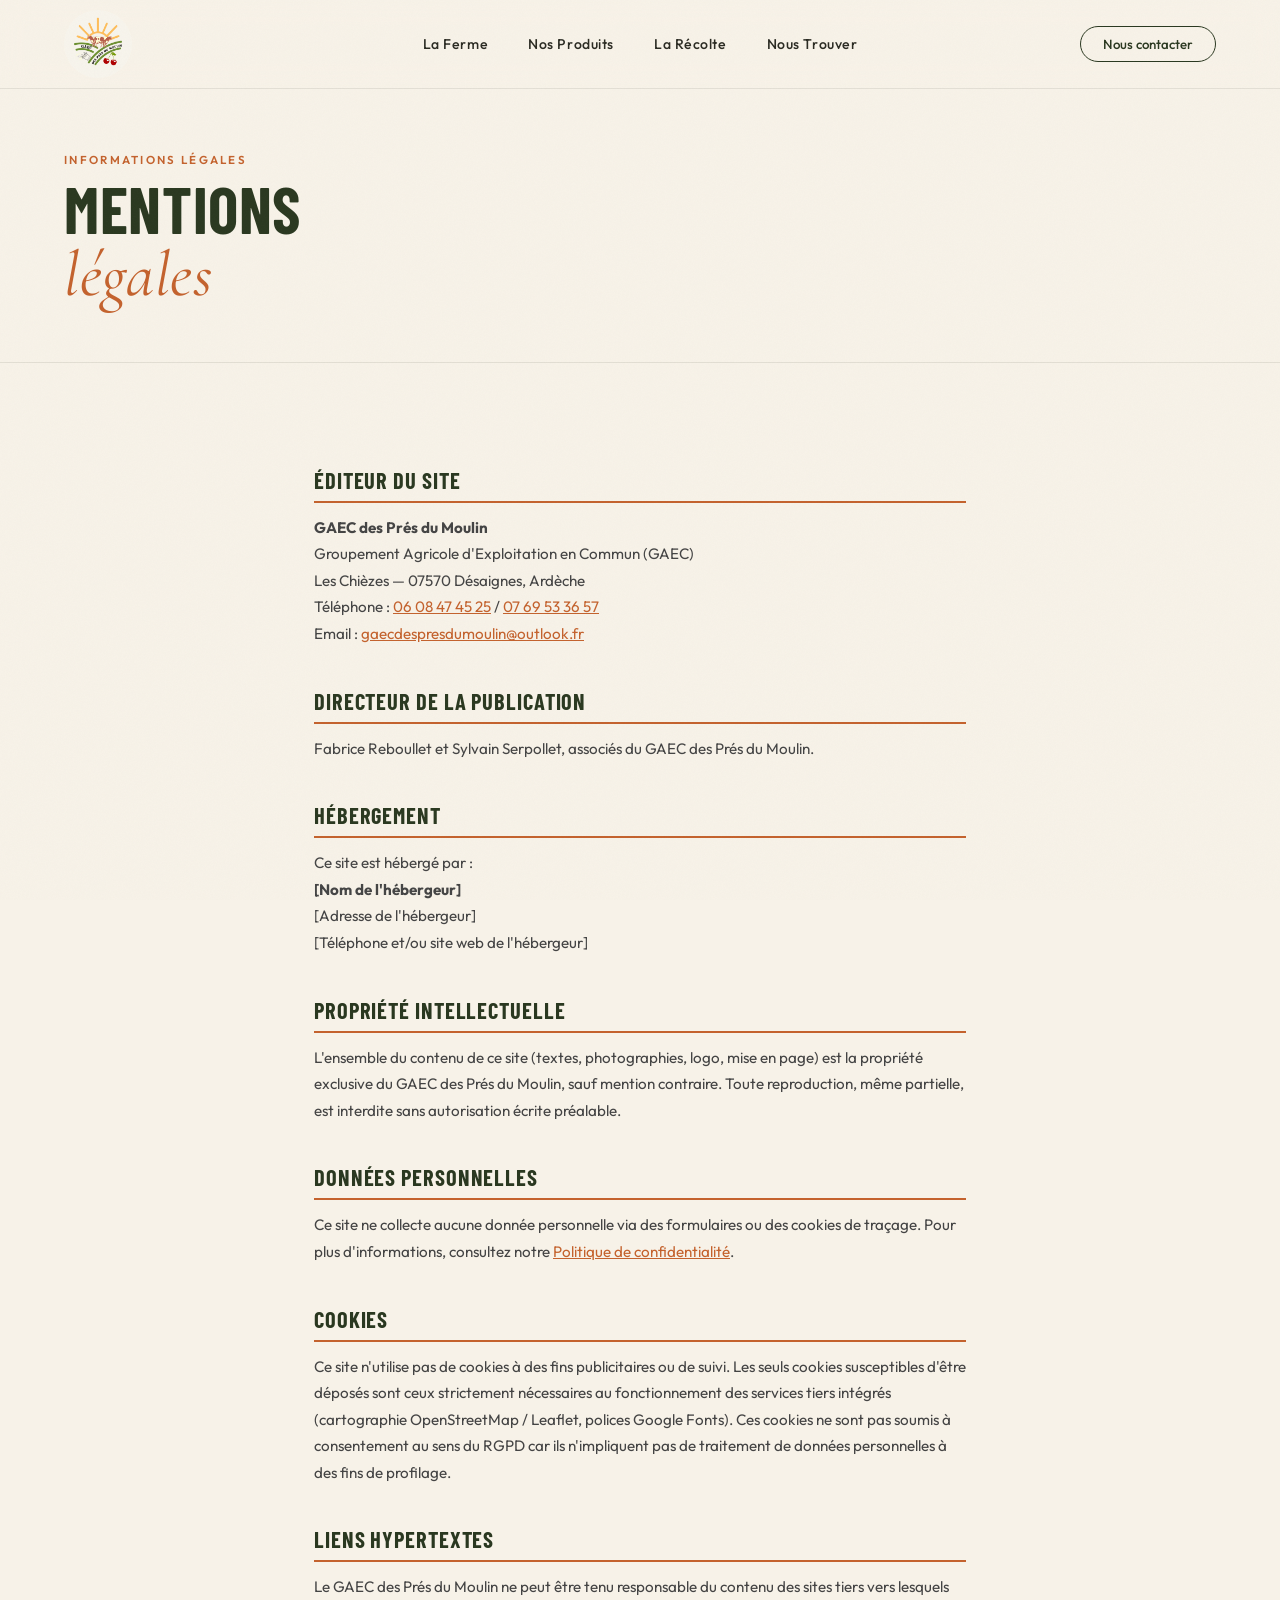
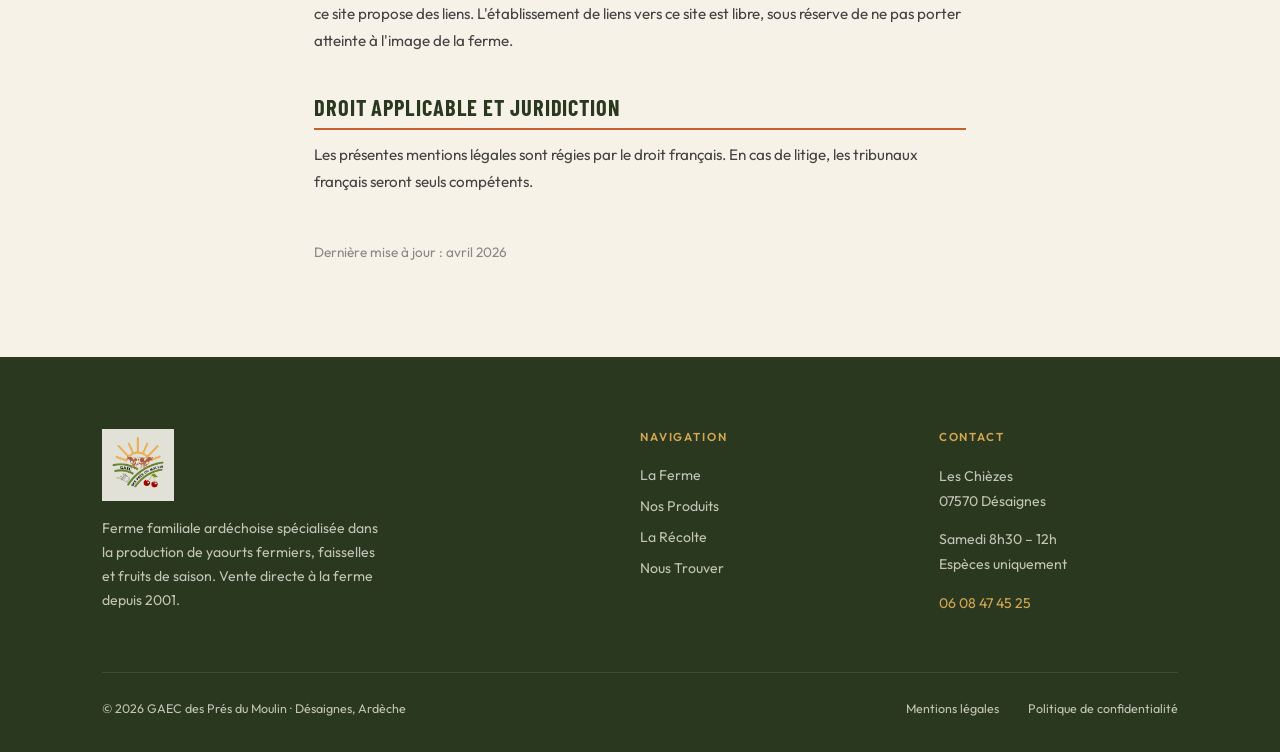
<file: mentions-legales.html>
<!DOCTYPE html>
<html lang="fr">
<head>
  <meta charset="UTF-8">
  <meta name="viewport" content="width=device-width, initial-scale=1.0, viewport-fit=cover">
  <meta name="theme-color" content="#2A3820">
  <meta name="msapplication-TileColor" content="#2A3820">
  <meta name="format-detection" content="telephone=no">
  <title>Mentions légales — GAEC des Prés du Moulin</title>
  <meta name="description" content="Mentions légales du site GAEC des Prés du Moulin, ferme familiale ardéchoise à Désaignes.">
  <meta name="robots" content="noindex, follow">
  <link rel="canonical" href="https://gaecdespresdumoulin.fr/mentions-legales.html">
  <link rel="icon" type="image/png" sizes="32x32" href="images/logo.png">
  <link rel="apple-touch-icon" sizes="180x180" href="images/logo.png">
  <link rel="manifest" href="/manifest.json">

  <!-- ─── SCHEMA.ORG — BreadcrumbList ─────────────────────── -->
  <script type="application/ld+json">
  {
    "@context": "https://schema.org",
    "@type": "BreadcrumbList",
    "itemListElement": [
      {
        "@type": "ListItem",
        "position": 1,
        "name": "Accueil",
        "item": "https://gaecdespresdumoulin.fr/"
      },
      {
        "@type": "ListItem",
        "position": 2,
        "name": "Mentions légales",
        "item": "https://gaecdespresdumoulin.fr/mentions-legales.html"
      }
    ]
  }
  </script>

  <link rel="preconnect" href="https://fonts.googleapis.com">
  <link rel="preconnect" href="https://fonts.gstatic.com" crossorigin>
  <link href="https://fonts.googleapis.com/css2?family=Barlow+Condensed:wght@600;700&family=Cormorant+Garamond:ital,wght@1,400;1,500&family=Outfit:wght@300;400;500&display=swap" rel="stylesheet">

  <link rel="stylesheet" href="css/styles.css">
  <style>
    .legal-hero {
      padding: calc(88px + 4rem) 5vw 3rem;
      background: var(--cream);
      border-bottom: 1px solid rgba(42,56,32,0.1);
    }
    .legal-hero .section-label { display: block; margin-bottom: 0.75rem; }
    .legal-hero h1 { font-family: var(--display); font-size: clamp(2.4rem, 5vw, 4rem); font-weight: 700; line-height: 0.95; color: var(--forest); text-transform: uppercase; letter-spacing: 0.01em; margin: 0 0 0.5rem; }
    .legal-hero h1 em { font-family: var(--serif); font-style: italic; font-weight: 400; color: var(--accent); text-transform: none; }
    .legal-content {
      max-width: 780px;
      margin: 0 auto;
      padding: 4rem 5vw 6rem;
    }
    .legal-content h2 {
      font-family: var(--display);
      font-size: 1.4rem;
      font-weight: 700;
      text-transform: uppercase;
      letter-spacing: 0.04em;
      color: var(--forest);
      margin: 2.5rem 0 0.75rem;
      padding-bottom: 0.5rem;
      border-bottom: 2px solid var(--accent);
    }
    .legal-content p, .legal-content li {
      font-family: var(--sans);
      font-size: 0.95rem;
      line-height: 1.75;
      color: #444;
    }
    .legal-content ul { padding-left: 1.5rem; margin: 0.5rem 0 1rem; }
    .legal-content a { color: var(--accent); text-decoration: underline; }
    .legal-content a:hover { color: var(--forest); }
    .legal-update {
      display: inline-block;
      margin-top: 3rem;
      font-family: var(--sans);
      font-size: 0.85rem;
      color: #888;
    }
    @media (max-width: 768px) {
      .legal-hero { padding-top: calc(64px + 2.5rem); }
    }
  </style>
</head>
<body data-page="inner">

<!-- ═══ NAV ═══════════════════════════════════════════════════ -->
<header role="banner">
  <nav id="nav" aria-label="Navigation principale">
    <a href="index.html" class="nav-logo" aria-label="Retour à l'accueil">
      <img src="images/logo.png" alt="Logo GAEC des Prés du Moulin" class="nav-logo-img" width="56" height="56">
    </a>
    <ul class="nav-links" role="list">
      <li><a href="index.html#histoire">La Ferme</a></li>
      <li><a href="index.html#produits">Nos Produits</a></li>
      <li><a href="index.html#galerie">La Récolte</a></li>
      <li><a href="index.html#trouver">Nous Trouver</a></li>
    </ul>
    <div class="nav-right">
      <a href="index.html#trouver" class="nav-cta">Nous contacter</a>
      <button class="burger" id="burger" aria-label="Ouvrir le menu" aria-expanded="false" aria-controls="mobile-menu">
        <span></span><span></span><span></span>
      </button>
    </div>
  </nav>
</header>

<div class="mobile-menu" id="mobile-menu" role="dialog" aria-modal="true" aria-label="Menu mobile">
  <ul role="list">
    <li><a href="index.html#histoire" class="mobile-link">La Ferme</a></li>
    <li><a href="index.html#produits" class="mobile-link">Nos Produits</a></li>
    <li><a href="index.html#galerie" class="mobile-link">La Récolte</a></li>
    <li><a href="index.html#trouver" class="mobile-link">Nous Trouver</a></li>
    <li><a href="index.html#trouver" class="mobile-link mobile-link-cta">Nous contacter</a></li>
  </ul>
</div>

<!-- ═══ CONTENU ════════════════════════════════════════════════ -->
<main id="main-content">
  <div class="legal-hero">
    <span class="section-label">Informations légales</span>
    <h1>Mentions<br><em>légales</em></h1>
  </div>

  <div class="legal-content">

    <h2>Éditeur du site</h2>
    <p>
      <strong>GAEC des Prés du Moulin</strong><br>
      Groupement Agricole d'Exploitation en Commun (GAEC)<br>
      Les Chièzes — 07570 Désaignes, Ardèche<br>
      Téléphone : <a href="tel:+33608474525">06 08 47 45 25</a> / <a href="tel:+33769533657">07 69 53 36 57</a><br>
      Email : <a href="mailto:gaecdespresdumoulin@outlook.fr">gaecdespresdumoulin@outlook.fr</a>
    </p>

    <h2>Directeur de la publication</h2>
    <p>
      Fabrice Reboullet et Sylvain Serpollet, associés du GAEC des Prés du Moulin.
    </p>

    <h2>Hébergement</h2>
    <p>
      Ce site est hébergé par :<br>
      <strong>[Nom de l'hébergeur]</strong><br>
      [Adresse de l'hébergeur]<br>
      [Téléphone et/ou site web de l'hébergeur]
    </p>

    <h2>Propriété intellectuelle</h2>
    <p>
      L'ensemble du contenu de ce site (textes, photographies, logo, mise en page) est la propriété exclusive du GAEC des Prés du Moulin, sauf mention contraire. Toute reproduction, même partielle, est interdite sans autorisation écrite préalable.
    </p>

    <h2>Données personnelles</h2>
    <p>
      Ce site ne collecte aucune donnée personnelle via des formulaires ou des cookies de traçage. Pour plus d'informations, consultez notre <a href="politique-confidentialite.html">Politique de confidentialité</a>.
    </p>

    <h2>Cookies</h2>
    <p>
      Ce site n'utilise pas de cookies à des fins publicitaires ou de suivi. Les seuls cookies susceptibles d'être déposés sont ceux strictement nécessaires au fonctionnement des services tiers intégrés (cartographie OpenStreetMap / Leaflet, polices Google Fonts). Ces cookies ne sont pas soumis à consentement au sens du RGPD car ils n'impliquent pas de traitement de données personnelles à des fins de profilage.
    </p>

    <h2>Liens hypertextes</h2>
    <p>
      Le GAEC des Prés du Moulin ne peut être tenu responsable du contenu des sites tiers vers lesquels ce site propose des liens. L'établissement de liens vers ce site est libre, sous réserve de ne pas porter atteinte à l'image de la ferme.
    </p>

    <h2>Droit applicable et juridiction</h2>
    <p>
      Les présentes mentions légales sont régies par le droit français. En cas de litige, les tribunaux français seront seuls compétents.
    </p>

    <span class="legal-update">Dernière mise à jour : avril 2026</span>
  </div>
</main>

<!-- ═══ FOOTER ════════════════════════════════════════════════ -->
<footer role="contentinfo">
  <div class="footer-grid">
    <div class="footer-brand">
      <img src="images/logo.png" alt="Logo GAEC des Prés du Moulin" style="height:72px;width:auto;opacity:0.9;margin-bottom:1rem" width="72" height="72" loading="lazy">
      <p>Ferme familiale ardéchoise spécialisée dans la production de yaourts fermiers, faisselles et fruits de saison. Vente directe à la ferme depuis 2001.</p>
    </div>
    <div class="footer-col">
      <h4>Navigation</h4>
      <ul role="list">
        <li><a href="index.html#histoire">La Ferme</a></li>
        <li><a href="index.html#produits">Nos Produits</a></li>
        <li><a href="index.html#galerie">La Récolte</a></li>
        <li><a href="index.html#trouver">Nous Trouver</a></li>
      </ul>
    </div>
    <div class="footer-col">
      <h4>Contact</h4>
      <p>Les Chièzes<br>07570 Désaignes</p>
      <p style="margin-top:0.8rem">Samedi 8h30 – 12h<br>Espèces uniquement</p>
      <p style="margin-top:0.8rem"><a href="tel:+33608474525" class="footer-phone">06 08 47 45 25</a></p>
    </div>
  </div>
  <div class="footer-bottom">
    <span>© <time datetime="2026">2026</time> GAEC des Prés du Moulin · Désaignes, Ardèche</span>
    <div class="footer-legal">
      <a href="mentions-legales.html">Mentions légales</a>
      <a href="politique-confidentialite.html">Politique de confidentialité</a>
    </div>
  </div>
</footer>

<script src="js/main.js" defer></script>
</body>
</html>
</file>
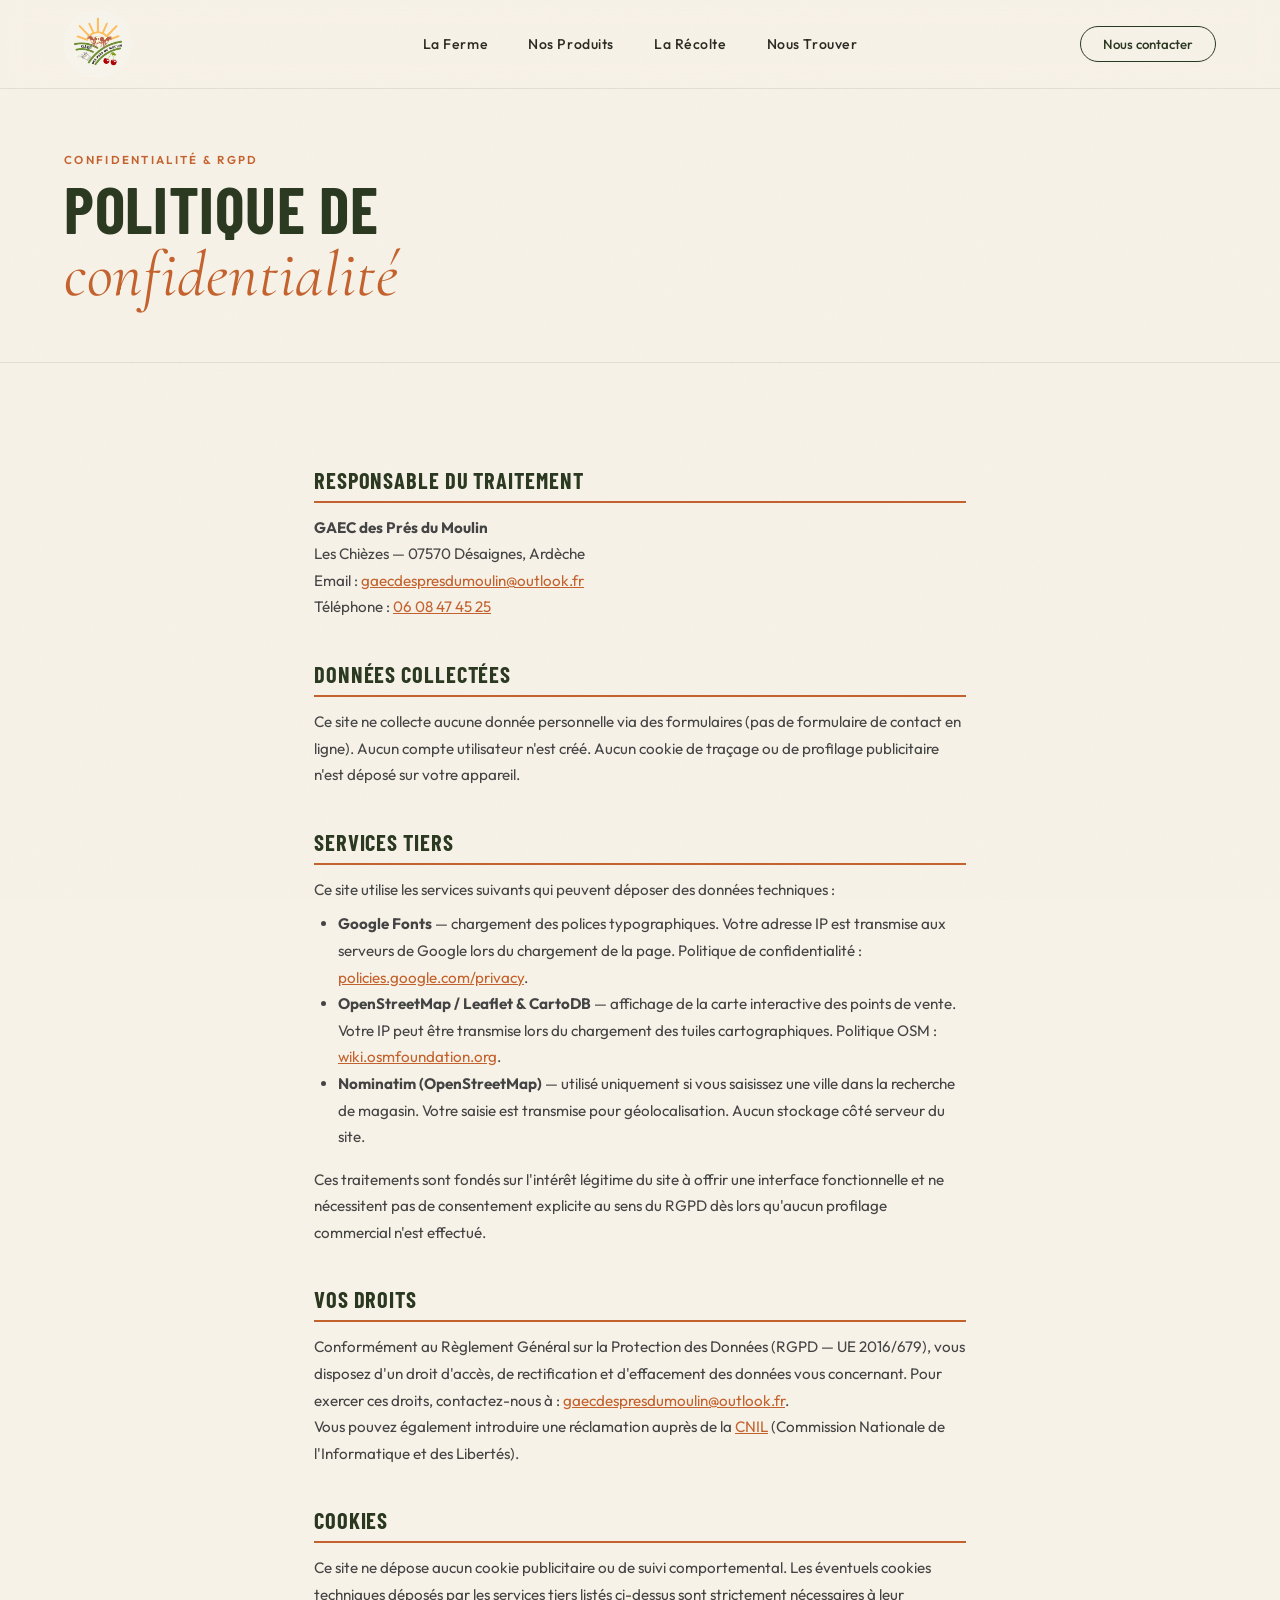
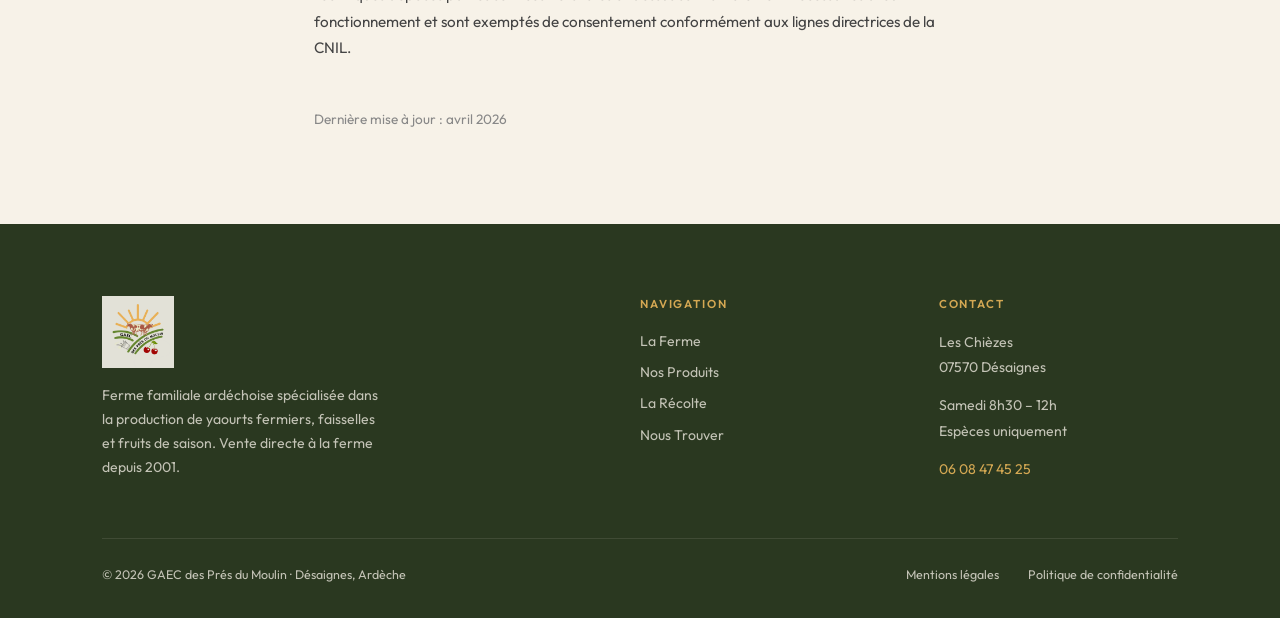
<file: politique-confidentialite.html>
<!DOCTYPE html>
<html lang="fr">
<head>
  <meta charset="UTF-8">
  <meta name="viewport" content="width=device-width, initial-scale=1.0, viewport-fit=cover">
  <meta name="theme-color" content="#2A3820">
  <meta name="msapplication-TileColor" content="#2A3820">
  <meta name="format-detection" content="telephone=no">
  <title>Politique de confidentialité — GAEC des Prés du Moulin</title>
  <meta name="description" content="Politique de confidentialité et traitement des données personnelles du site GAEC des Prés du Moulin, ferme à Désaignes (Ardèche).">
  <meta name="robots" content="noindex, follow">
  <link rel="canonical" href="https://gaecdespresdumoulin.fr/politique-confidentialite.html">
  <link rel="icon" type="image/png" sizes="32x32" href="images/logo.png">
  <link rel="apple-touch-icon" sizes="180x180" href="images/logo.png">
  <link rel="manifest" href="/manifest.json">

  <!-- ─── SCHEMA.ORG — BreadcrumbList ─────────────────────── -->
  <script type="application/ld+json">
  {
    "@context": "https://schema.org",
    "@type": "BreadcrumbList",
    "itemListElement": [
      {
        "@type": "ListItem",
        "position": 1,
        "name": "Accueil",
        "item": "https://gaecdespresdumoulin.fr/"
      },
      {
        "@type": "ListItem",
        "position": 2,
        "name": "Politique de confidentialité",
        "item": "https://gaecdespresdumoulin.fr/politique-confidentialite.html"
      }
    ]
  }
  </script>

  <link rel="preconnect" href="https://fonts.googleapis.com">
  <link rel="preconnect" href="https://fonts.gstatic.com" crossorigin>
  <link href="https://fonts.googleapis.com/css2?family=Barlow+Condensed:wght@600;700&family=Cormorant+Garamond:ital,wght@1,400;1,500&family=Outfit:wght@300;400;500&display=swap" rel="stylesheet">

  <link rel="stylesheet" href="css/styles.css">
  <style>
    .legal-hero {
      padding: calc(88px + 4rem) 5vw 3rem;
      background: var(--cream);
      border-bottom: 1px solid rgba(42,56,32,0.1);
    }
    .legal-hero .section-label { display: block; margin-bottom: 0.75rem; }
    .legal-hero h1 { font-family: var(--display); font-size: clamp(2.4rem, 5vw, 4rem); font-weight: 700; line-height: 0.95; color: var(--forest); text-transform: uppercase; letter-spacing: 0.01em; margin: 0 0 0.5rem; }
    .legal-hero h1 em { font-family: var(--serif); font-style: italic; font-weight: 400; color: var(--accent); text-transform: none; }
    .legal-content {
      max-width: 780px;
      margin: 0 auto;
      padding: 4rem 5vw 6rem;
    }
    .legal-content h2 {
      font-family: var(--display);
      font-size: 1.4rem;
      font-weight: 700;
      text-transform: uppercase;
      letter-spacing: 0.04em;
      color: var(--forest);
      margin: 2.5rem 0 0.75rem;
      padding-bottom: 0.5rem;
      border-bottom: 2px solid var(--accent);
    }
    .legal-content p, .legal-content li {
      font-family: var(--sans);
      font-size: 0.95rem;
      line-height: 1.75;
      color: #444;
    }
    .legal-content ul { padding-left: 1.5rem; margin: 0.5rem 0 1rem; }
    .legal-content a { color: var(--accent); text-decoration: underline; }
    .legal-content a:hover { color: var(--forest); }
    .legal-update {
      display: inline-block;
      margin-top: 3rem;
      font-family: var(--sans);
      font-size: 0.85rem;
      color: #888;
    }
    @media (max-width: 768px) {
      .legal-hero { padding-top: calc(64px + 2.5rem); }
    }
  </style>
</head>
<body data-page="inner">

<!-- ═══ NAV ═══════════════════════════════════════════════════ -->
<header role="banner">
  <nav id="nav" aria-label="Navigation principale">
    <a href="index.html" class="nav-logo" aria-label="Retour à l'accueil">
      <img src="images/logo.png" alt="Logo GAEC des Prés du Moulin" class="nav-logo-img" width="56" height="56">
    </a>
    <ul class="nav-links" role="list">
      <li><a href="index.html#histoire">La Ferme</a></li>
      <li><a href="index.html#produits">Nos Produits</a></li>
      <li><a href="index.html#galerie">La Récolte</a></li>
      <li><a href="index.html#trouver">Nous Trouver</a></li>
    </ul>
    <div class="nav-right">
      <a href="index.html#trouver" class="nav-cta">Nous contacter</a>
      <button class="burger" id="burger" aria-label="Ouvrir le menu" aria-expanded="false" aria-controls="mobile-menu">
        <span></span><span></span><span></span>
      </button>
    </div>
  </nav>
</header>

<div class="mobile-menu" id="mobile-menu" role="dialog" aria-modal="true" aria-label="Menu mobile">
  <ul role="list">
    <li><a href="index.html#histoire" class="mobile-link">La Ferme</a></li>
    <li><a href="index.html#produits" class="mobile-link">Nos Produits</a></li>
    <li><a href="index.html#galerie" class="mobile-link">La Récolte</a></li>
    <li><a href="index.html#trouver" class="mobile-link">Nous Trouver</a></li>
    <li><a href="index.html#trouver" class="mobile-link mobile-link-cta">Nous contacter</a></li>
  </ul>
</div>

<!-- ═══ CONTENU ════════════════════════════════════════════════ -->
<main id="main-content">
  <div class="legal-hero">
    <span class="section-label">Confidentialité &amp; RGPD</span>
    <h1>Politique de<br><em>confidentialité</em></h1>
  </div>

  <div class="legal-content">

    <h2>Responsable du traitement</h2>
    <p>
      <strong>GAEC des Prés du Moulin</strong><br>
      Les Chièzes — 07570 Désaignes, Ardèche<br>
      Email : <a href="mailto:gaecdespresdumoulin@outlook.fr">gaecdespresdumoulin@outlook.fr</a><br>
      Téléphone : <a href="tel:+33608474525">06 08 47 45 25</a>
    </p>

    <h2>Données collectées</h2>
    <p>
      Ce site ne collecte aucune donnée personnelle via des formulaires (pas de formulaire de contact en ligne). Aucun compte utilisateur n'est créé. Aucun cookie de traçage ou de profilage publicitaire n'est déposé sur votre appareil.
    </p>

    <h2>Services tiers</h2>
    <p>Ce site utilise les services suivants qui peuvent déposer des données techniques :</p>
    <ul>
      <li><strong>Google Fonts</strong> — chargement des polices typographiques. Votre adresse IP est transmise aux serveurs de Google lors du chargement de la page. Politique de confidentialité : <a href="https://policies.google.com/privacy" target="_blank" rel="noopener noreferrer">policies.google.com/privacy</a>.</li>
      <li><strong>OpenStreetMap / Leaflet &amp; CartoDB</strong> — affichage de la carte interactive des points de vente. Votre IP peut être transmise lors du chargement des tuiles cartographiques. Politique OSM : <a href="https://wiki.osmfoundation.org/wiki/Privacy_Policy" target="_blank" rel="noopener noreferrer">wiki.osmfoundation.org</a>.</li>
      <li><strong>Nominatim (OpenStreetMap)</strong> — utilisé uniquement si vous saisissez une ville dans la recherche de magasin. Votre saisie est transmise pour géolocalisation. Aucun stockage côté serveur du site.</li>
    </ul>
    <p>Ces traitements sont fondés sur l'intérêt légitime du site à offrir une interface fonctionnelle et ne nécessitent pas de consentement explicite au sens du RGPD dès lors qu'aucun profilage commercial n'est effectué.</p>

    <h2>Vos droits</h2>
    <p>
      Conformément au Règlement Général sur la Protection des Données (RGPD — UE 2016/679), vous disposez d'un droit d'accès, de rectification et d'effacement des données vous concernant. Pour exercer ces droits, contactez-nous à : <a href="mailto:gaecdespresdumoulin@outlook.fr">gaecdespresdumoulin@outlook.fr</a>.
    </p>
    <p>
      Vous pouvez également introduire une réclamation auprès de la <a href="https://www.cnil.fr" target="_blank" rel="noopener noreferrer">CNIL</a> (Commission Nationale de l'Informatique et des Libertés).
    </p>

    <h2>Cookies</h2>
    <p>
      Ce site ne dépose aucun cookie publicitaire ou de suivi comportemental. Les éventuels cookies techniques déposés par les services tiers listés ci-dessus sont strictement nécessaires à leur fonctionnement et sont exemptés de consentement conformément aux lignes directrices de la CNIL.
    </p>

    <span class="legal-update">Dernière mise à jour : avril 2026</span>
  </div>
</main>

<!-- ═══ FOOTER ════════════════════════════════════════════════ -->
<footer role="contentinfo">
  <div class="footer-grid">
    <div class="footer-brand">
      <img src="images/logo.png" alt="Logo GAEC des Prés du Moulin" style="height:72px;width:auto;opacity:0.9;margin-bottom:1rem" width="72" height="72" loading="lazy">
      <p>Ferme familiale ardéchoise spécialisée dans la production de yaourts fermiers, faisselles et fruits de saison. Vente directe à la ferme depuis 2001.</p>
    </div>
    <div class="footer-col">
      <h4>Navigation</h4>
      <ul role="list">
        <li><a href="index.html#histoire">La Ferme</a></li>
        <li><a href="index.html#produits">Nos Produits</a></li>
        <li><a href="index.html#galerie">La Récolte</a></li>
        <li><a href="index.html#trouver">Nous Trouver</a></li>
      </ul>
    </div>
    <div class="footer-col">
      <h4>Contact</h4>
      <p>Les Chièzes<br>07570 Désaignes</p>
      <p style="margin-top:0.8rem">Samedi 8h30 – 12h<br>Espèces uniquement</p>
      <p style="margin-top:0.8rem"><a href="tel:+33608474525" class="footer-phone">06 08 47 45 25</a></p>
    </div>
  </div>
  <div class="footer-bottom">
    <span>© <time datetime="2026">2026</time> GAEC des Prés du Moulin · Désaignes, Ardèche</span>
    <div class="footer-legal">
      <a href="mentions-legales.html">Mentions légales</a>
      <a href="politique-confidentialite.html">Politique de confidentialité</a>
    </div>
  </div>
</footer>

<script src="js/main.js" defer></script>
</body>
</html>
</file>
<file: css/styles.css>
/* ─── TOKENS ──────────────────────────────────────────────── */
:root {
  --cream:    #F7F2E8;
  --cream2:   #EDE7D6;
  --forest:   #2A3820;
  --sage:     #7A8C6A;
  --sage-lt:  #E8EDDF;
  --accent:   #C4622D;
  --ocre:     #D4A853;
  --text:     #2A2A22;
  --text-lt:  #6B6B58;
  --radius:   18px;
  --serif:    'Cormorant Garamond', Georgia, serif;
  --sans:     'Outfit', sans-serif;
  --display:  'Barlow Condensed', sans-serif;
}

/* ─── RESET ───────────────────────────────────────────────── */
*, *::before, *::after { box-sizing: border-box; margin: 0; padding: 0; }
html { scroll-behavior: smooth; font-size: 16px; }
body {
  font-family: var(--sans);
  background: var(--cream);
  color: var(--text);
  overflow-x: hidden;
}
img { display: block; max-width: 100%; }
a { text-decoration: none; color: inherit; }

/* Grain texture */
body::before {
  content: '';
  position: fixed; inset: 0;
  background-image: url("data:image/svg+xml,%3Csvg xmlns='http://www.w3.org/2000/svg' width='300' height='300'%3E%3Cfilter id='n'%3E%3CfeTurbulence type='fractalNoise' baseFrequency='0.75' numOctaves='4' stitchTiles='stitch'/%3E%3C/filter%3E%3Crect width='300' height='300' filter='url(%23n)' opacity='0.04'/%3E%3C/svg%3E");
  pointer-events: none; z-index: 9999;
  opacity: 0.6;
}

/* ─── SKIP NAV ────────────────────────────────────────────── */
.skip-nav {
  position: absolute; top: -100%; left: 1rem;
  background: var(--forest); color: var(--cream);
  padding: 0.6rem 1.2rem; border-radius: 0 0 8px 8px;
  font-size: 0.85rem; font-weight: 500; z-index: 10000;
  transition: top 0.2s;
}
.skip-nav:focus { top: 0; }

/* ─── NAV ─────────────────────────────────────────────────── */
#nav {
  position: fixed; top: 0; left: 0; right: 0; z-index: 1000;
  display: grid;
  grid-template-columns: 1fr auto 1fr;
  align-items: center;
  padding: 0 5vw;
  height: 88px;
  transition: background 0.4s ease, box-shadow 0.4s ease;
}
#nav.scrolled {
  background: rgba(247, 242, 232, 0.88);
  backdrop-filter: blur(14px);
  -webkit-backdrop-filter: blur(14px);
  box-shadow: 0 1px 0 rgba(0,0,0,0.08);
}
.nav-logo { justify-self: start; display: flex; align-items: center; }
.nav-logo-img { height: 68px; width: 68px; object-fit: cover; border-radius: 50%; transition: opacity 0.4s; }
#nav.scrolled .nav-logo-img { opacity: 1; }
.nav-links {
  display: flex; gap: 2.5rem; list-style: none;
  font-size: 0.88rem; font-weight: 500; letter-spacing: 0.04em;
}
.nav-links a {
  color: rgba(247,242,232,0.9);
  transition: color 0.3s;
  position: relative; padding-bottom: 4px;
}
#nav.scrolled .nav-links a { color: var(--text); }
/* Soulignement : entre de gauche à droite, repart vers la droite */
.nav-links a::after {
  content: ''; position: absolute; bottom: 0; left: 0;
  width: 100%; height: 1.5px; background: var(--ocre);
  transform: scaleX(0);
  transform-origin: right center;
  transition: transform 0.35s cubic-bezier(0.4, 0, 0.2, 1);
}
.nav-links a:hover::after {
  transform: scaleX(1);
  transform-origin: left center;
}
.nav-right {
  justify-self: end; display: flex; align-items: center; gap: 1rem;
}
.nav-cta {
  font-size: 0.83rem; font-weight: 500;
  padding: 9px 22px; border-radius: 999px;
  border: 1.5px solid rgba(247,242,232,0.6);
  color: var(--cream);
  transition: all 0.3s;
  white-space: nowrap;
}
#nav.scrolled .nav-cta {
  border-color: var(--forest);
  color: var(--forest);
}
.nav-cta:hover {
  background: var(--accent) !important;
  border-color: var(--accent) !important;
  color: #fff !important;
}

/* ─── BURGER & MENU MOBILE ────────────────────────────────── */
.burger {
  display: none; background: none; border: none;
  cursor: pointer; padding: 6px;
  flex-direction: column; gap: 5px; align-items: center;
}
.burger span {
  display: block; width: 22px; height: 1.5px;
  background: var(--cream); transition: all 0.3s;
}
#nav.scrolled .burger span { background: var(--forest); }
.burger.open span:nth-child(1) { transform: rotate(45deg) translate(4px, 4.5px); }
.burger.open span:nth-child(2) { opacity: 0; transform: scaleX(0); }
.burger.open span:nth-child(3) { transform: rotate(-45deg) translate(4px, -4.5px); }

.mobile-menu {
  display: none; position: fixed; inset: 0; z-index: 999;
  background: var(--forest); flex-direction: column;
  align-items: center; justify-content: center; gap: 2.5rem;
}
.mobile-menu.open { display: flex; }
.mobile-menu a {
  font-family: var(--display); font-size: 2rem; font-weight: 700;
  color: var(--cream); letter-spacing: 0.04em; transition: color 0.2s;
}
.mobile-menu a:hover { color: var(--ocre); }

/* ─── HERO ────────────────────────────────────────────────── */
#hero {
  position: relative; height: 100vh; min-height: 600px;
  display: flex; align-items: flex-end;
  padding: 0 8vw 10vh;
  overflow: hidden;
}
.hero-bg {
  position: absolute; inset: 0;
  transform-origin: center; will-change: transform;
  transform: translateY(0) scale(1.1);
  background: url('../images/ferme-drone_comp.webp') center/cover no-repeat;
}
.hero-video {
  position: absolute; inset: 0;
  width: 100%; height: 100%;
  object-fit: cover; object-position: center;
}
.hero-overlay {
  position: absolute; inset: 0;
  background: linear-gradient(to top, rgba(0, 0, 0, 0.9) 0%, rgba(24, 24, 24, 0.5) 55%, transparent 100%);
}
.hero-overlay::before {
  content: '';
  position: absolute; top: 0; left: 0; right: 0;
  height: 220px;
  background: linear-gradient(to bottom, rgba(0,0,0,0.42) 0%, transparent 100%);
  backdrop-filter: blur(4px);
  -webkit-backdrop-filter: blur(4px);
  mask-image: linear-gradient(to bottom, black 35%, transparent 100%);
  -webkit-mask-image: linear-gradient(to bottom, black 35%, transparent 100%);
  pointer-events: none;
}
.hero-content {
  position: relative; z-index: 2; max-width: 720px;
}
.hero-eyebrow {
  font-size: 0.78rem; font-weight: 500; letter-spacing: 0.18em;
  text-transform: uppercase; color: var(--ocre);
  margin-bottom: 1.2rem; opacity: 0;
  animation: fadeUp 0.8s 0.3s forwards;
}
.hero-title {
  font-family: var(--display); font-size: clamp(3.2rem, 7vw, 6rem);
  font-weight: 700; line-height: 0.95; color: var(--cream);
  margin-bottom: 1.4rem; opacity: 0;
  animation: fadeUp 0.9s 0.5s forwards;
}
.hero-title em { font-family: var(--serif); font-style: italic; font-weight: 400; color: var(--ocre); }
.hero-subtitle {
  font-size: clamp(1rem, 1.5vw, 1.15rem); font-weight: 300;
  color: rgba(247,242,232,0.82); line-height: 1.65;
  max-width: 480px; margin-bottom: 2.5rem;
  opacity: 0; animation: fadeUp 0.9s 0.7s forwards;
}
.hero-actions { display: flex; gap: 1rem; flex-wrap: wrap; opacity: 0; animation: fadeUp 0.9s 0.9s forwards; }
.btn-primary {
  padding: 14px 34px; border-radius: 999px;
  background: var(--accent); color: #fff;
  font-size: 0.9rem; font-weight: 500;
  transition: all 0.3s; border: 2px solid var(--accent);
}
.btn-primary:hover { background: transparent; color: var(--accent); }
.btn-ghost {
  padding: 14px 34px; border-radius: 999px;
  border: 1.5px solid rgba(247,242,232,0.5); color: var(--cream);
  font-size: 0.9rem; font-weight: 400;
  transition: all 0.3s;
}
.btn-ghost:hover { background: rgba(247,242,232,0.1); border-color: var(--cream); }

.hero-scroll {
  position: absolute; bottom: 2.5rem; right: 8vw; z-index: 2;
  display: flex; flex-direction: column; align-items: center; gap: 0.5rem;
  opacity: 0; animation: fadeIn 1s 1.4s forwards;
}
.hero-mute {
  position: absolute; bottom: 2.5rem; left: 50%; transform: translateX(-50%); z-index: 2;
  background: rgba(255,255,255,0.1);
  border: 1px solid rgba(247,242,232,0.25);
  backdrop-filter: blur(8px);
  -webkit-backdrop-filter: blur(8px);
  border-radius: 50%;
  width: 44px; height: 44px;
  display: flex; align-items: center; justify-content: center;
  cursor: pointer;
  color: rgba(247,242,232,0.7);
  transition: background 0.3s, color 0.3s, border-color 0.3s;
  opacity: 0; animation: fadeIn 1s 1.4s forwards;
}
.hero-mute:hover { background: rgba(255,255,255,0.2); color: var(--cream); border-color: rgba(247,242,232,0.5); }
.hero-mute.active { background: rgba(196,98,45,0.25); border-color: var(--accent); color: var(--cream); }
.hero-mute .icon-unmuted { display: none; }
.hero-mute.active .icon-muted { display: none; }
.hero-mute.active .icon-unmuted { display: block; }
.hero-scroll span { font-size: 0.7rem; letter-spacing: 0.14em; text-transform: uppercase; color: rgba(247,242,232,0.5); }
.scroll-line {
  width: 1px; height: 52px; background: rgba(247,242,232,0.3);
  position: relative; overflow: hidden;
}
.scroll-line::after {
  content: ''; position: absolute; top: 0; left: 0; width: 100%; height: 40%;
  background: var(--ocre);
  animation: scrollAnim 1.8s ease-in-out infinite;
}

/* ─── SECTION SHARED ──────────────────────────────────────── */
section { padding: 100px 8vw; }
.section-label {
  font-size: 0.72rem; font-weight: 600; letter-spacing: 0.2em;
  text-transform: uppercase; color: var(--accent);
  margin-bottom: 0.8rem; display: block;
}
.section-title {
  font-family: var(--display); font-size: clamp(2.2rem, 4.5vw, 3.6rem);
  font-weight: 700; line-height: 0.95; color: var(--forest);
}
.section-title em { font-family: var(--serif); font-style: italic; font-weight: 400; color: var(--accent); }
.section-rule {
  width: 48px; height: 2px; background: var(--accent);
  margin: 1.4rem 0 2rem; border: none;
}

/* Reveal on scroll */
.reveal {
  opacity: 0; transform: translateY(32px);
  transition: opacity 0.75s cubic-bezier(.2,.9,.2,1), transform 0.75s cubic-bezier(.2,.9,.2,1);
}
.reveal.in { opacity: 1; transform: none; }
.reveal-l { opacity: 0; transform: translateX(-32px); transition: opacity 0.75s cubic-bezier(.2,.9,.2,1), transform 0.75s cubic-bezier(.2,.9,.2,1); }
.reveal-l.in { opacity: 1; transform: none; }
.reveal-r { opacity: 0; transform: translateX(32px); transition: opacity 0.75s cubic-bezier(.2,.9,.2,1), transform 0.75s cubic-bezier(.2,.9,.2,1); }
.reveal-r.in { opacity: 1; transform: none; }
.delay-1 { transition-delay: 0.12s !important; }
.delay-2 { transition-delay: 0.24s !important; }
.delay-3 { transition-delay: 0.36s !important; }
.delay-4 { transition-delay: 0.48s !important; }

/* ─── HISTOIRE ────────────────────────────────────────────── */
#histoire {
  display: grid;
  grid-template-columns: 1fr 1fr;
  gap: 80px; align-items: center;
}
.histoire-img-wrap { position: relative; }
.histoire-img {
  width: 100%; aspect-ratio: 4/5;
  object-fit: cover;
  border-radius: 120px 24px 120px 24px;
  box-shadow: 0 24px 60px rgba(42,56,32,0.18);
}
.histoire-badge {
  position: absolute; bottom: -20px; right: -20px;
  width: 130px; height: 130px; border-radius: 50%;
  background: var(--forest);
  display: flex; flex-direction: column; align-items: center; justify-content: center;
  color: var(--cream); font-family: var(--serif);
  box-shadow: 0 8px 28px rgba(0,0,0,0.2);
}
.histoire-badge strong { font-size: 2rem; line-height: 1; }
.histoire-badge span { font-size: 0.65rem; letter-spacing: 0.1em; text-transform: uppercase; opacity: 0.7; margin-top: 4px; text-align: center; padding: 0 10px; }
.histoire-text { padding: 20px 0; }
.histoire-text p {
  font-size: 1.05rem; line-height: 1.8; color: var(--text-lt);
  margin-bottom: 1.5rem;
}
.histoire-text p strong { color: var(--text); font-weight: 500; }
.milestones { display: flex; gap: 2.5rem; margin: 2rem 0; }
.milestone { flex: 1; }
.milestone-year {
  font-family: var(--serif); font-size: 1.6rem; color: var(--accent);
  line-height: 1;
}
.milestone-label { font-size: 0.8rem; color: var(--text-lt); margin-top: 4px; line-height: 1.4; }
.btn-outline {
  display: inline-flex; align-items: center; gap: 0.5rem;
  padding: 12px 28px; border-radius: 999px;
  border: 1.5px solid var(--forest); color: var(--forest);
  font-size: 0.88rem; font-weight: 500;
  transition: all 0.3s;
}
.btn-outline:hover { background: var(--forest); color: var(--cream); }
.btn-outline svg { transition: transform 0.3s; }
.btn-outline:hover svg { transform: translateX(4px); }

/* ─── PRODUITS ────────────────────────────────────────────── */
#produits { background: var(--forest); }
.produits-header { text-align: center; margin-bottom: 60px; }
.produits-header .section-rule { margin: 1.4rem auto 2rem; }
.produits-intro { max-width: 560px; margin: 0 auto; font-size: 1.05rem; line-height: 1.8; color: rgba(247,242,232,0.75); }
#produits .section-label { color: var(--ocre); }
#produits .section-title { color: var(--cream); }
#produits .section-rule { background: var(--ocre); }

.produits-grid {
  display: grid;
  grid-template-columns: repeat(2, minmax(0, 560px));
  gap: 28px;
  justify-content: center;
}
.card {
  background: var(--cream2); border-radius: var(--radius);
  overflow: hidden;
  box-shadow: 0 2px 20px rgba(42,56,32,0.07);
  transition: transform 0.35s ease, box-shadow 0.35s ease;
  width: 100%;
}
.card:hover { box-shadow: 0 16px 48px rgba(42,56,32,0.14); }
.card-img {
  position: relative; overflow: hidden;
  aspect-ratio: 16 / 9;
}
.card-img img {
  width: 100%; height: 100%; object-fit: cover;
  transition: transform 0.6s ease;
}
.card:hover .card-img img { transform: scale(1.06); }
.card-badge {
  position: absolute; top: 10px; left: 10px;
  background: var(--accent); color: #fff;
  font-size: 0.65rem; font-weight: 600; letter-spacing: 0.1em;
  text-transform: uppercase; padding: 4px 10px; border-radius: 999px;
}
.card-badge.green { background: var(--forest); }
.card-body { padding: 16px 18px 20px; }
.card-body h3 {
  font-family: var(--display); font-size: 1.2rem; font-weight: 700; color: var(--forest);
  margin-bottom: 0.4rem; letter-spacing: 0.02em;
}
.card-body p { font-size: 0.84rem; line-height: 1.6; color: var(--text-lt); text-align: justify; }
.card-aromes-overlay {
  position: absolute; bottom: 0; left: 0; right: 0;
  display: flex; flex-wrap: nowrap;
  gap: 0; padding: 10px 12px 8px;
  overflow-x: auto; scrollbar-width: none;
  background: linear-gradient(to top, rgba(10,8,5,0.72) 0%, rgba(10,8,5,0.45) 70%, transparent 100%);
  backdrop-filter: blur(3px);
  -webkit-backdrop-filter: blur(3px);
}
.card-aromes-overlay::-webkit-scrollbar { display: none; }
.arome-icon {
  display: flex; flex-direction: column; align-items: center;
  gap: 4px; flex: 1 0 0; min-width: 52px;
  cursor: default;
  transition: transform 0.2s ease;
}
.arome-icon:hover { transform: translateY(-3px); }
.arome-icon svg {
  width: 32px; height: 32px;
  filter: drop-shadow(0 1px 3px rgba(0,0,0,0.45));
  transition: filter 0.2s ease;
}
.arome-icon:hover svg { filter: drop-shadow(0 2px 6px rgba(0,0,0,0.6)) brightness(1.08); }
.arome-icon > span {
  font-family: var(--sans); font-size: 0.58rem; font-weight: 500;
  color: rgba(255,248,235,0.92); letter-spacing: 0.03em;
  text-align: center; line-height: 1.2; white-space: nowrap;
  text-shadow: 0 1px 3px rgba(0,0,0,0.6);
}

.produits-info-banner {
  display: inline-flex; align-items: center; gap: 1rem;
  padding: 20px 36px; border-radius: 14px;
  background: var(--cream); box-shadow: 0 2px 20px rgba(42,56,32,0.08);
}
.produits-info-banner p {
  font-size: 0.92rem; color: var(--text-lt);
}
.produits-info-banner strong { color: var(--text); }
.produits-info-center { text-align: center; margin-top: 52px; }

/* ─── GALERIE ─────────────────────────────────────────────── */
#galerie { padding: 80px 8vw 100px; background: var(--cream); }
.galerie-header { margin-bottom: 48px; }
.galerie-header .section-label { color: var(--forest); }
.galerie-header .section-title { color: var(--forest); }
.galerie-header .section-rule { margin: 1.4rem 0 0; background: var(--ocre); }
.galerie-grid {
  display: grid;
  grid-template-columns: repeat(3, 1fr);
  grid-auto-rows: 280px;
  gap: 10px;
}
.galerie-item { overflow: hidden; border-radius: 12px; }
.galerie-item img { width: 100%; height: 100%; object-fit: cover; transition: transform 0.6s ease; }
.galerie-item:hover img { transform: scale(1.07); }
.galerie-item--tall { grid-row: span 2; }
.galerie-item--wide { grid-column: span 2; }

/* ─── GALERIE FABRICATION ─────────────────────────────────── */
.galerie-fab-cta {
  text-align: center;
  margin-top: 48px;
}
.btn-fab-toggle {
  display: inline-flex; align-items: center; gap: 0.65rem;
  padding: 13px 30px; border-radius: 999px;
  background: var(--forest); color: var(--cream);
  border: none;
  font-family: var(--sans); font-size: 0.92rem; font-weight: 500;
  letter-spacing: 0.02em; cursor: pointer;
  transition: background 0.25s, transform 0.2s;
}
.btn-fab-toggle:hover { background: var(--accent); transform: translateY(-2px); }
.btn-fab-toggle .icon-chevron { transition: transform 0.35s ease; }
.btn-fab-toggle[aria-expanded="true"] .icon-chevron { transform: rotate(180deg); }

.galerie-fabrication {
  overflow: hidden;
  max-height: 0;
  opacity: 0;
  transition: max-height 0.75s cubic-bezier(0.4, 0, 0.2, 1), opacity 0.5s ease;
  pointer-events: none;
}
.galerie-fabrication.open {
  max-height: 3200px;
  opacity: 1;
  pointer-events: auto;
}
.galerie-fab-header { margin: 56px 0 40px; }

/* ─── NOUS TROUVER ────────────────────────────────────────── */
#trouver { padding: 0; display: block; }

.trouver-pvente {
  display: grid; grid-template-columns: 1fr 1fr;
  gap: 72px; align-items: start;
  padding: 100px 8vw;
  background: var(--forest);
}
.trouver-pvente .section-label { color: var(--ocre); }
.trouver-pvente .section-title { color: var(--cream); }
.trouver-pvente .section-rule  { background: var(--ocre); margin-bottom: 1.8rem; }
.trouver-pvente .pvente-item { background: rgba(247,242,232,0.1); border-color: transparent; }
.trouver-pvente .pvente-item:hover,
.trouver-pvente .pvente-item.active { background: rgba(247,242,232,0.15); border-color: var(--ocre); }
.trouver-pvente .pvente-item-text strong { color: var(--cream); }
.trouver-pvente .pvente-item-text span { color: rgba(247,242,232,0.65); }

.trouver-contact {
  display: grid; grid-template-columns: 1fr 1fr;
  gap: 72px; align-items: center;
  padding: 100px 8vw;
  background: var(--cream);
}
.trouver-contact img {
  width: 100%; aspect-ratio: 16/9; object-fit: cover;
  border-radius: var(--radius);
  box-shadow: 0 16px 48px rgba(42,56,32,0.14);
}
.trouver-info .section-rule { margin-bottom: 2.5rem; }
.contact-block { margin-bottom: 2rem; font-style: normal; }
.contact-block h3 {
  font-family: var(--serif); font-size: 1.3rem; color: var(--forest);
  margin-bottom: 1rem;
}
.contact-row {
  display: flex; align-items: flex-start; gap: 14px;
  margin-bottom: 0.9rem;
}
.contact-icon {
  width: 40px; height: 40px; border-radius: 10px;
  background: var(--cream2); display: flex; align-items: center; justify-content: center;
  flex-shrink: 0;
}
.contact-icon svg { width: 18px; height: 18px; stroke: var(--forest); fill: none; stroke-width: 2; stroke-linecap: round; stroke-linejoin: round; }
.contact-row-text { font-size: 0.95rem; line-height: 1.6; color: var(--text-lt); }
.contact-row-text strong {
  color: var(--text); font-weight: 500; display: block;
  font-size: 0.82rem; text-transform: uppercase;
  letter-spacing: 0.07em; margin-bottom: 2px;
}
.contact-accent { color: var(--accent); }

/* ─── RECHERCHE MAGASIN (mobile) ─────────────────────────── */
.pvente-search { display: none; margin-bottom: 1.4rem; position: relative; }
.pvente-search-wrap {
  display: flex;
  background: rgba(247,242,232,0.1);
  border: 1.5px solid rgba(247,242,232,0.22);
  border-radius: 12px; overflow: hidden;
}
.pvente-search-wrap input {
  flex: 1; padding: 12px 14px;
  background: transparent; border: none; outline: none;
  color: var(--cream); font-family: var(--sans); font-size: 0.9rem;
}
.pvente-search-wrap input::placeholder { color: rgba(247,242,232,0.4); }
.pvente-search-wrap button {
  padding: 0 14px; background: transparent; border: none;
  color: rgba(247,242,232,0.7); cursor: pointer; transition: color 0.2s;
  display: flex; align-items: center;
}
.pvente-search-wrap button:hover { color: var(--ocre); }
.pvente-search-anchor { position: relative; }
.pvente-autocomplete {
  display: none; list-style: none; margin: 0; padding: 4px 0;
  position: absolute; bottom: calc(100% + 6px); top: auto;
  left: 0; right: 0; z-index: 300;
  background: #1a2416;
  border: 1.5px solid rgba(247,242,232,0.15);
  border-radius: 12px;
  overflow: hidden;
  box-shadow: 0 -6px 28px rgba(0,0,0,0.45);
}
.pvente-autocomplete.open { display: block; }
.pvente-autocomplete li {
  padding: 10px 14px;
  color: rgba(247,242,232,0.72);
  font-family: var(--sans); font-size: 0.84rem;
  cursor: pointer;
  transition: background 0.15s, color 0.15s;
  border-bottom: 1px solid rgba(247,242,232,0.07);
}
.pvente-autocomplete li:last-child { border-bottom: none; }
.pvente-autocomplete li:hover,
.pvente-autocomplete li.focused {
  background: rgba(196,152,83,0.2);
  color: var(--cream);
}
.pvente-search-result { margin-top: 0.8rem; }
.pvente-search-card {
  background: rgba(247,242,232,0.1); border-radius: 12px;
  padding: 14px 16px; border: 1.5px solid var(--ocre);
}
.pvente-search-card strong { color: var(--cream); display: block; margin-bottom: 3px; font-size: 0.9rem; }
.pvente-search-card span { color: rgba(247,242,232,0.65); font-size: 0.8rem; display: block; }
.pvente-search-dist { margin-top: 6px; color: var(--ocre); font-size: 0.78rem; font-weight: 600; }
.pvente-search-msg { color: rgba(247,242,232,0.55); font-size: 0.85rem; }

.pvente-list {
  display: flex; flex-direction: column; gap: 12px;
  max-height: 380px; overflow-y: auto; padding-right: 6px;
  scrollbar-width: thin; scrollbar-color: var(--sage) transparent;
}
.pvente-list::-webkit-scrollbar { width: 4px; }
.pvente-list::-webkit-scrollbar-track { background: transparent; }
.pvente-list::-webkit-scrollbar-thumb { background: var(--sage); border-radius: 99px; }
.pvente-item {
  display: flex; align-items: center; gap: 14px;
  padding: 14px 18px; border-radius: 12px;
  background: var(--cream2); cursor: pointer;
  border: 1.5px solid transparent;
  transition: all 0.25s;
}
.pvente-item:hover, .pvente-item.active { border-color: var(--accent); background: #fff; }
.pvente-dot {
  width: 10px; height: 10px; border-radius: 50%; flex-shrink: 0;
}
.pvente-dot.ferme { background: var(--accent); }
.pvente-dot.store { background: var(--sage); }
.pvente-item-text { flex: 1; }
.pvente-item-text strong { font-size: 0.88rem; font-weight: 600; color: var(--text); display: block; }
.pvente-item-text span { font-size: 0.78rem; color: var(--text-lt); }

#map-pv {
  border-radius: var(--radius); overflow: hidden;
  height: 480px; width: 100%;
  box-shadow: 0 8px 32px rgba(42,56,32,0.12);
  position: sticky; top: 100px;
}

/* ─── FOOTER ──────────────────────────────────────────────── */
footer {
  background: var(--forest); padding: 72px 8vw 36px;
  color: rgba(247,242,232,0.75);
}
.footer-grid {
  display: grid; grid-template-columns: 2fr 1fr 1fr;
  gap: 60px; margin-bottom: 56px;
}
.footer-brand-name {
  font-family: var(--serif); font-size: 1.4rem; color: var(--cream);
  margin-bottom: 0.6rem;
}
.footer-brand p { font-size: 0.88rem; line-height: 1.7; max-width: 280px; }

.footer-col h4 {
  font-size: 0.72rem; letter-spacing: 0.16em; text-transform: uppercase;
  color: var(--ocre); margin-bottom: 1.2rem; font-weight: 600;
}
.footer-col ul { list-style: none; display: flex; flex-direction: column; gap: 0.7rem; }
.footer-col ul a { font-size: 0.88rem; transition: color 0.2s; }
.footer-col ul a:hover { color: var(--cream); }
.footer-col p { font-size: 0.88rem; line-height: 1.8; }
.footer-col a.footer-phone { color: var(--ocre); transition: color 0.2s; }
.footer-col a.footer-phone:hover { color: var(--cream); }

.footer-bottom {
  border-top: 1px solid rgba(247,242,232,0.1);
  padding-top: 28px;
  display: flex; justify-content: space-between; align-items: center;
  font-size: 0.78rem; flex-wrap: wrap; gap: 12px;
}
.footer-legal { display: flex; gap: 1.8rem; }
.footer-legal a { transition: color 0.2s; }
.footer-legal a:hover { color: var(--cream); }

/* ─── ANIMATIONS ──────────────────────────────────────────── */
@keyframes fadeUp { from { opacity: 0; transform: translateY(20px); } to { opacity: 1; transform: none; } }
@keyframes fadeIn { from { opacity: 0; } to { opacity: 1; } }
@keyframes scrollAnim { 0%,100%{transform:translateY(-100%)} 50%{transform:translateY(200%)} }

/* ─── RESPONSIVE ──────────────────────────────────────────── */

/* ── Tablette (≤ 1024px) ─────────────────────────── */
@media (max-width: 1024px) {
  .produits-grid { grid-template-columns: repeat(2, 1fr); }
  .galerie-grid  { grid-template-columns: repeat(2, 1fr); grid-auto-rows: 220px; }
  .footer-grid   { grid-template-columns: 1fr 1fr; gap: 40px; }
}

/* ── Mobile (≤ 768px) ───────────────────────────── */
@media (max-width: 768px) {
  html, body { overflow-x: hidden; }

  /* Nav */
  #nav {
    height: 64px; padding: 0 2rem;
    display: flex; justify-content: space-between; align-items: center;
  }
  .nav-links { display: none; }
  .nav-right { justify-self: unset; }
  .nav-cta   { display: none; }
  .burger    { display: flex; }
  .nav-logo-img { height: 44px; width: 44px; }

  /* Sections */
  section  { padding: 60px 1.25rem; }
  #galerie { padding: 60px 1.25rem 72px; }
  .trouver-pvente,
  .trouver-contact { padding: 60px 1.25rem; }

  /* Hero */
  #hero { padding: 0 1.25rem 10vh; }
  .hero-scroll { display: none; }
  .hero-mute { bottom: 1.5rem; }
  .hero-actions { margin-bottom: 3.5rem; }

  /* Histoire */
  #histoire { grid-template-columns: 1fr; gap: 40px; }
  .histoire-img { max-height: 320px; aspect-ratio: auto; }
  .histoire-badge { bottom: 10px; right: 10px; width: 100px; height: 100px; }
  .histoire-badge strong { font-size: 1.5rem; }
  .milestones { flex-direction: row; gap: 1.2rem; }
  .histoire-text .btn-outline { display: flex; justify-content: center; }

  /* Produits */
  .produits-grid { grid-template-columns: 1fr; }
  .produits-info-banner { flex-direction: column; text-align: center; padding: 16px 20px; gap: 0.6rem; }

  /* Galerie */
  .galerie-grid { grid-template-columns: repeat(2, 1fr); grid-auto-rows: 180px; }
  .galerie-item--tall { grid-row: span 1; }
  .galerie-item--wide { grid-column: auto; }
  .galerie-grid--cerises .galerie-item:nth-child(n+4) { display: none; }

  /* Trouver */
  .trouver-pvente, .trouver-contact { grid-template-columns: 1fr; gap: 36px; }
  .trouver-contact-img {
    aspect-ratio: 16 / 9;
    width: 100%;
    height: auto;
    object-fit: cover;
  }

  #map-pv { position: relative; top: auto; height: 280px; }
  .pvente-list { display: none; }
  .pvente-search { display: block; }

  /* Footer */
  footer { padding: 52px 1.25rem 28px; }
  .footer-grid { grid-template-columns: 1fr; gap: 32px; }
  .footer-bottom { flex-direction: column; align-items: flex-start; gap: 8px; }
}

/* ── Petit mobile (≤ 480px) ─────────────────────── */
@media (max-width: 480px) {
  /* Hero */
  .hero-title    { font-size: clamp(1.9rem, 9vw, 2.6rem); line-height: 1.0; }
  .hero-subtitle { font-size: 1rem; }
  .hero-actions  { flex-direction: column; align-items: stretch; }
  .hero-actions .btn-primary,
  .hero-actions .btn-ghost {
    text-align: center; justify-content: center;
    min-height: 48px; display: flex; align-items: center;
  }

  /* Titres */
  .section-title { font-size: clamp(1.8rem, 8vw, 2.4rem); }

  /* Galerie */
  .galerie-grid { grid-template-columns: 1fr; grid-auto-rows: 220px; }
  .galerie-item--tall { grid-row: span 2; }
}

/* ─── ACCESSIBILITÉ ───────────────────────────────────────── */
@media (prefers-reduced-motion: reduce) {
  .reveal, .reveal-l, .reveal-r { transition: none !important; opacity: 1; transform: none; }
  .hero-bg { transform: none !important; }
  .hero-video { display: none; }
  .scroll-line::after { animation: none; }
}

:focus-visible {
  outline: 2.5px solid var(--accent);
  outline-offset: 3px;
  border-radius: 4px;
}
</file>
